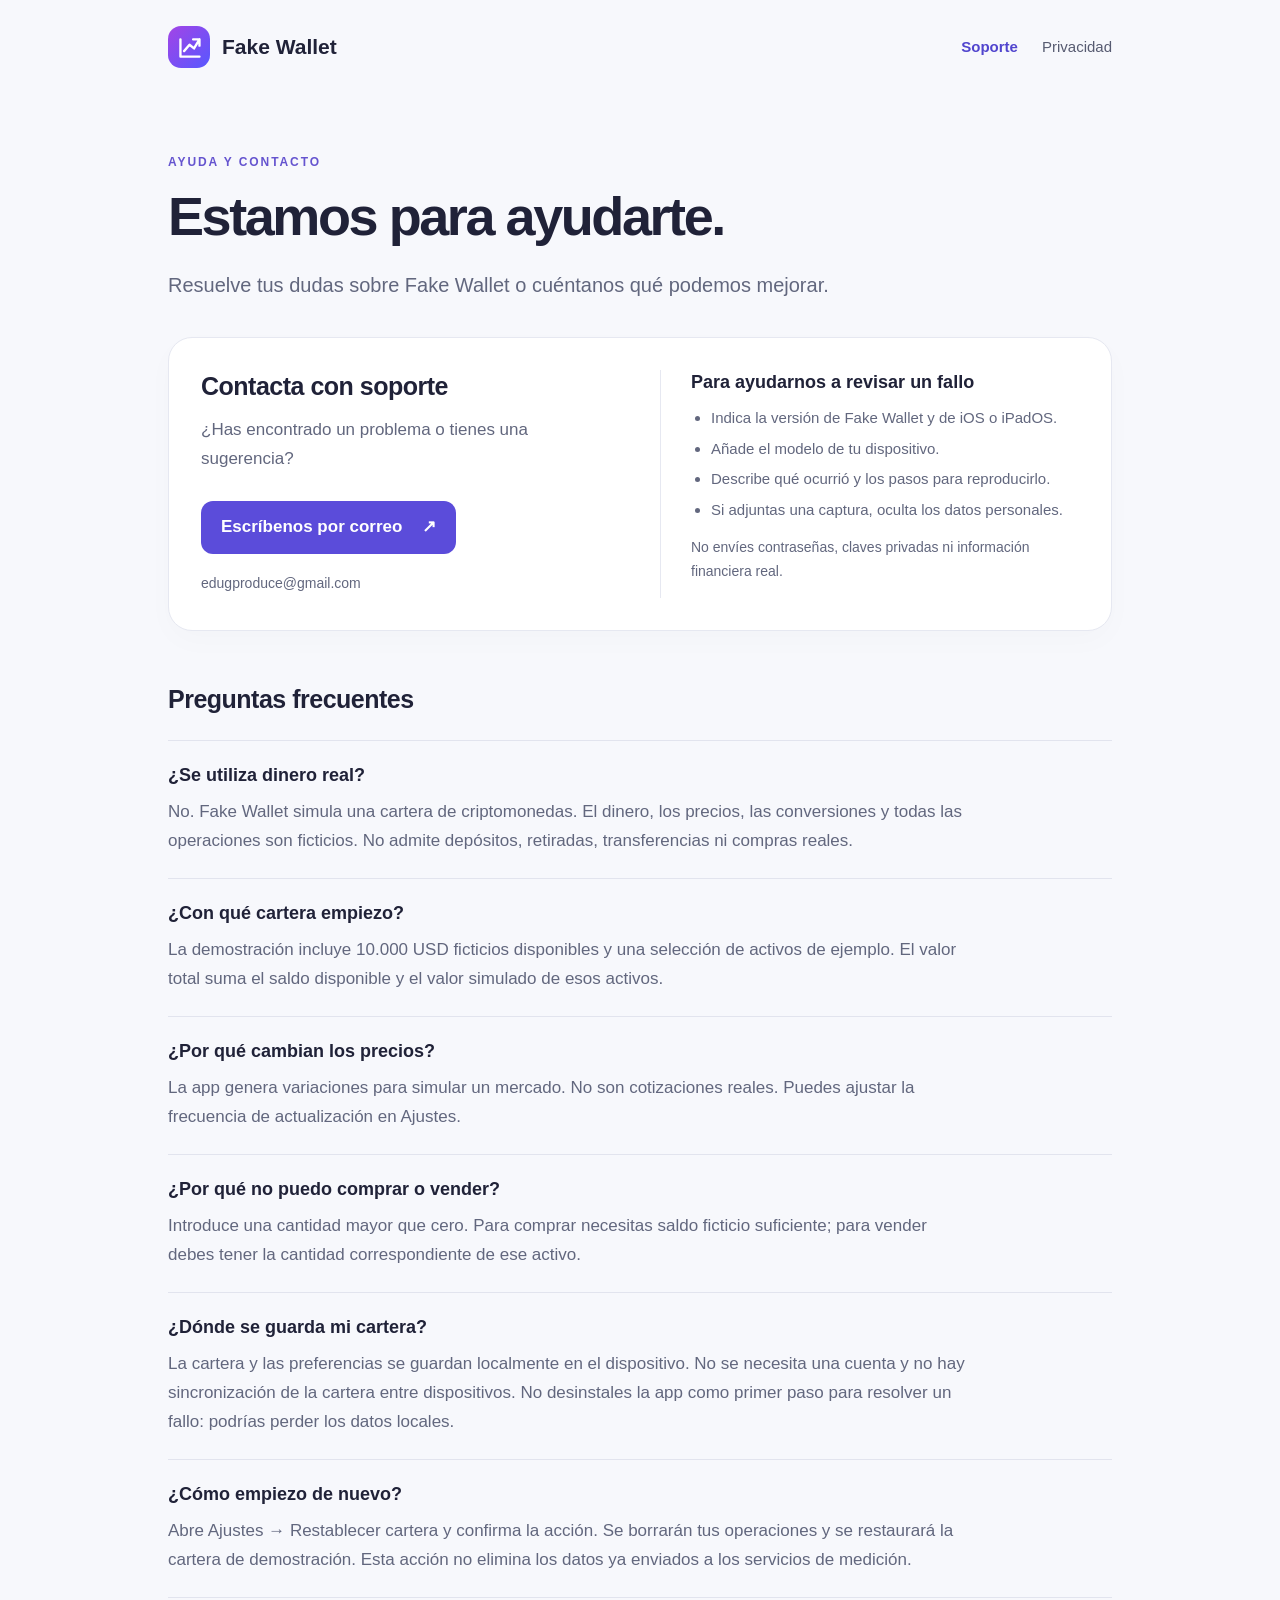
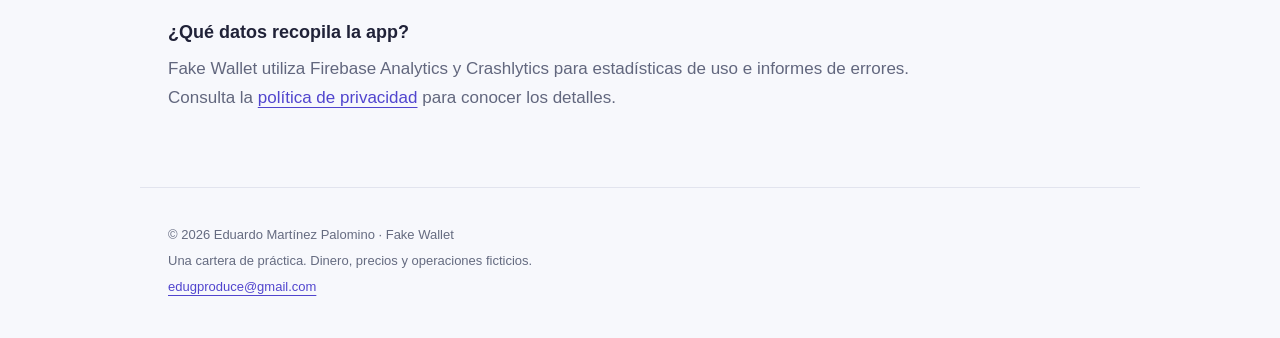
<file: index.html>
<!doctype html>
<html lang="es">
<head>
<meta charset="utf-8"><meta name="viewport" content="width=device-width, initial-scale=1">
<meta name="description" content="Ayuda y contacto de Fake Wallet, el simulador de cartera de criptomonedas. Preguntas frecuentes y soporte por correo.">
<meta name="color-scheme" content="light dark">
<title>Soporte · Fake Wallet</title>
<link rel="stylesheet" href="./style.css"><link rel="icon" href="./favicon.svg" type="image/svg+xml">
</head>
<body>
<a class="skip" href="#contenido">Saltar al contenido</a>
<header class="header"><a class="brand" href="./"><span class="icon"><svg viewBox="0 0 32 32" fill="none" aria-hidden="true"><path d="M6 7v19h21M10 20l6-7 5 4 6-10m-7 0h7v7" stroke="currentColor" stroke-width="2.6" stroke-linecap="round" stroke-linejoin="round"/></svg></span>Fake Wallet</a>
<nav aria-label="Principal"><a href="./" aria-current="page">Soporte</a><a href="./privacidad/" >Privacidad</a></nav></header>
<main id="contenido"><section class="hero"><p class="eyebrow">AYUDA Y CONTACTO</p><h1>Estamos para ayudarte.</h1><p class="lead">Resuelve tus dudas sobre Fake Wallet o cuéntanos qué podemos mejorar.</p></section>
<section class="contact" aria-labelledby="contacto"><div><h2 id="contacto">Contacta con soporte</h2><p>¿Has encontrado un problema o tienes una sugerencia?</p><a class="button" href="mailto:edugproduce@gmail.com">Escríbenos por correo <span aria-hidden="true">↗</span></a><p class="email">edugproduce@gmail.com</p></div><div class="contact-detail"><h3>Para ayudarnos a revisar un fallo</h3><ul><li>Indica la versión de Fake Wallet y de iOS o iPadOS.</li><li>Añade el modelo de tu dispositivo.</li><li>Describe qué ocurrió y los pasos para reproducirlo.</li><li>Si adjuntas una captura, oculta los datos personales.</li></ul><p>No envíes contraseñas, claves privadas ni información financiera real.</p></div></section>
<section class="faq" aria-labelledby="preguntas"><h2 id="preguntas">Preguntas frecuentes</h2>
<article><h3>¿Se utiliza dinero real?</h3><p>No. Fake Wallet simula una cartera de criptomonedas. El dinero, los precios, las conversiones y todas las operaciones son ficticios. No admite depósitos, retiradas, transferencias ni compras reales.</p></article>
<article><h3>¿Con qué cartera empiezo?</h3><p>La demostración incluye 10.000 USD ficticios disponibles y una selección de activos de ejemplo. El valor total suma el saldo disponible y el valor simulado de esos activos.</p></article>
<article><h3>¿Por qué cambian los precios?</h3><p>La app genera variaciones para simular un mercado. No son cotizaciones reales. Puedes ajustar la frecuencia de actualización en Ajustes.</p></article>
<article><h3>¿Por qué no puedo comprar o vender?</h3><p>Introduce una cantidad mayor que cero. Para comprar necesitas saldo ficticio suficiente; para vender debes tener la cantidad correspondiente de ese activo.</p></article>
<article><h3>¿Dónde se guarda mi cartera?</h3><p>La cartera y las preferencias se guardan localmente en el dispositivo. No se necesita una cuenta y no hay sincronización de la cartera entre dispositivos. No desinstales la app como primer paso para resolver un fallo: podrías perder los datos locales.</p></article>
<article><h3>¿Cómo empiezo de nuevo?</h3><p>Abre Ajustes → Restablecer cartera y confirma la acción. Se borrarán tus operaciones y se restaurará la cartera de demostración. Esta acción no elimina los datos ya enviados a los servicios de medición.</p></article>
<article><h3>¿Qué datos recopila la app?</h3><p>Fake Wallet utiliza Firebase Analytics y Crashlytics para estadísticas de uso e informes de errores. Consulta la <a href="./privacidad/">política de privacidad</a> para conocer los detalles.</p></article></section></main>
<footer><p>© 2026 Eduardo Martínez Palomino · Fake Wallet</p><p>Una cartera de práctica. Dinero, precios y operaciones ficticios.</p><a href="mailto:edugproduce@gmail.com">edugproduce@gmail.com</a></footer>
</body></html>
</file>
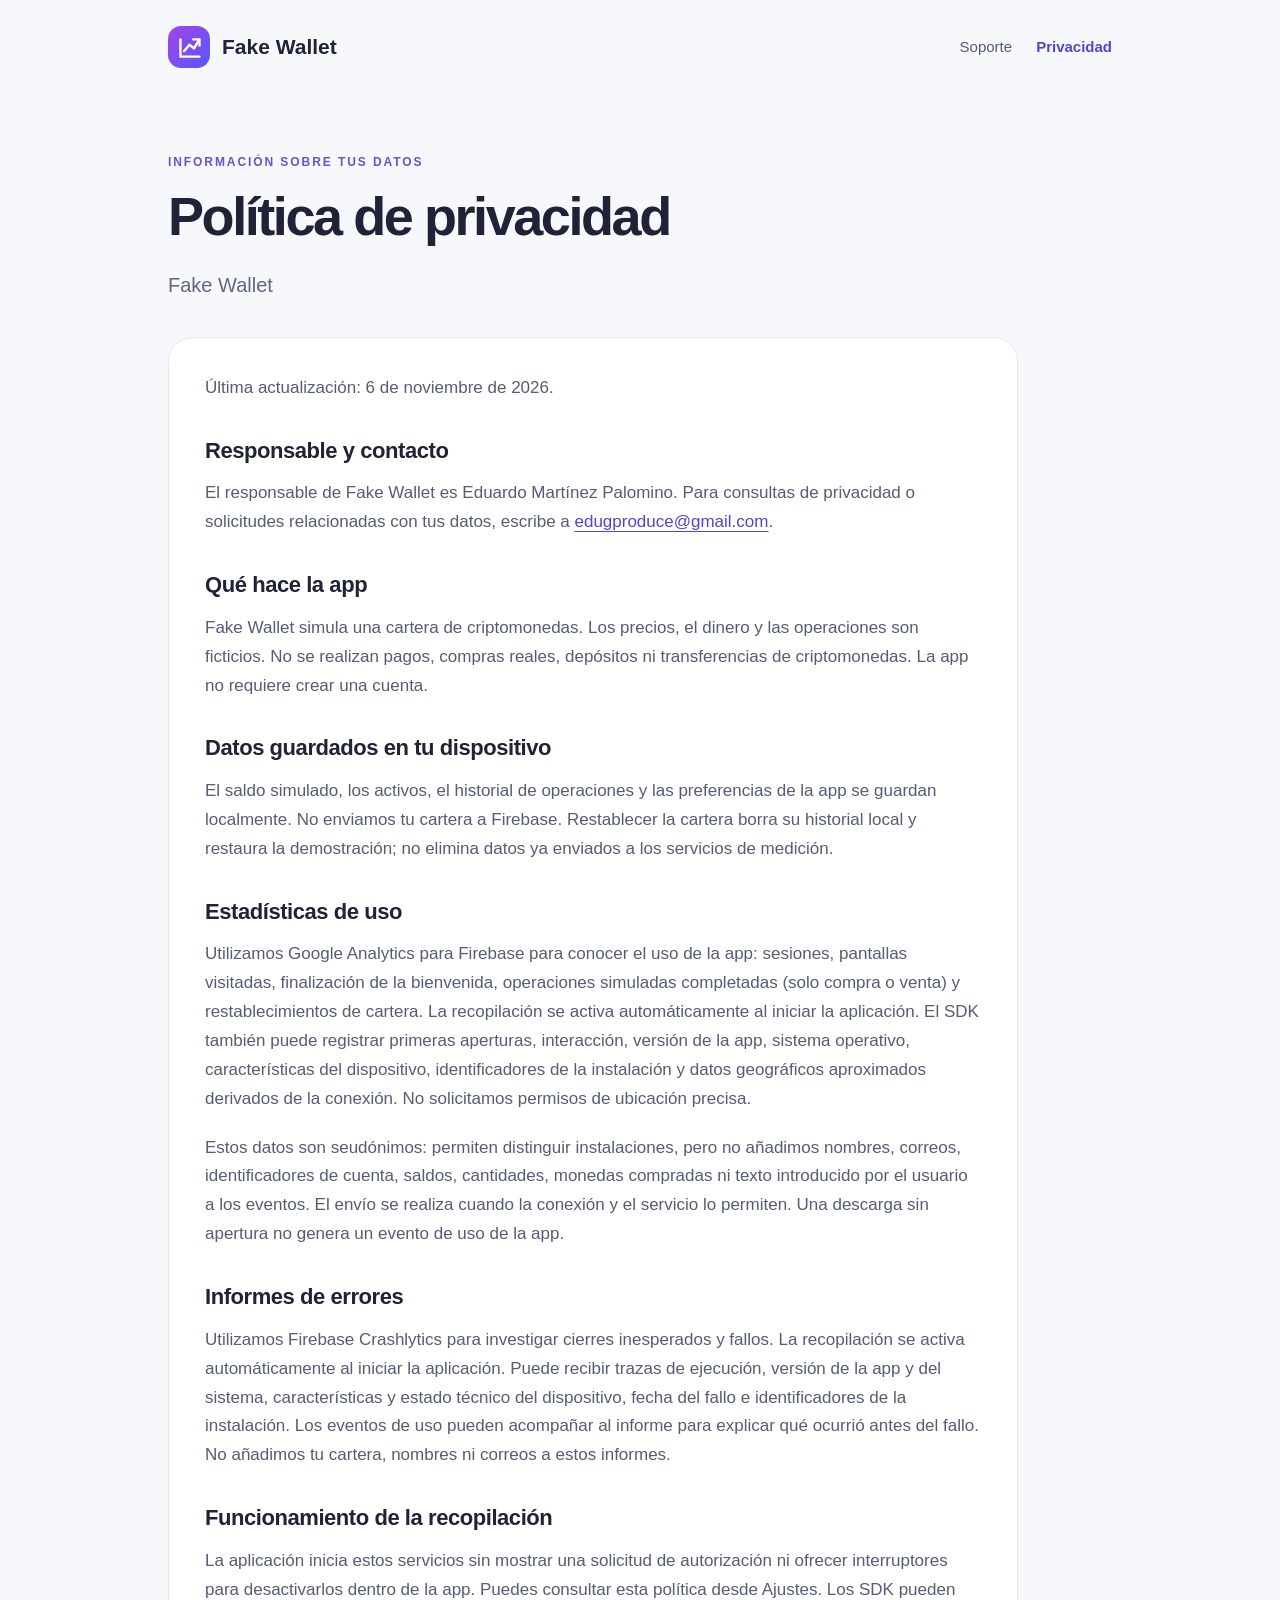
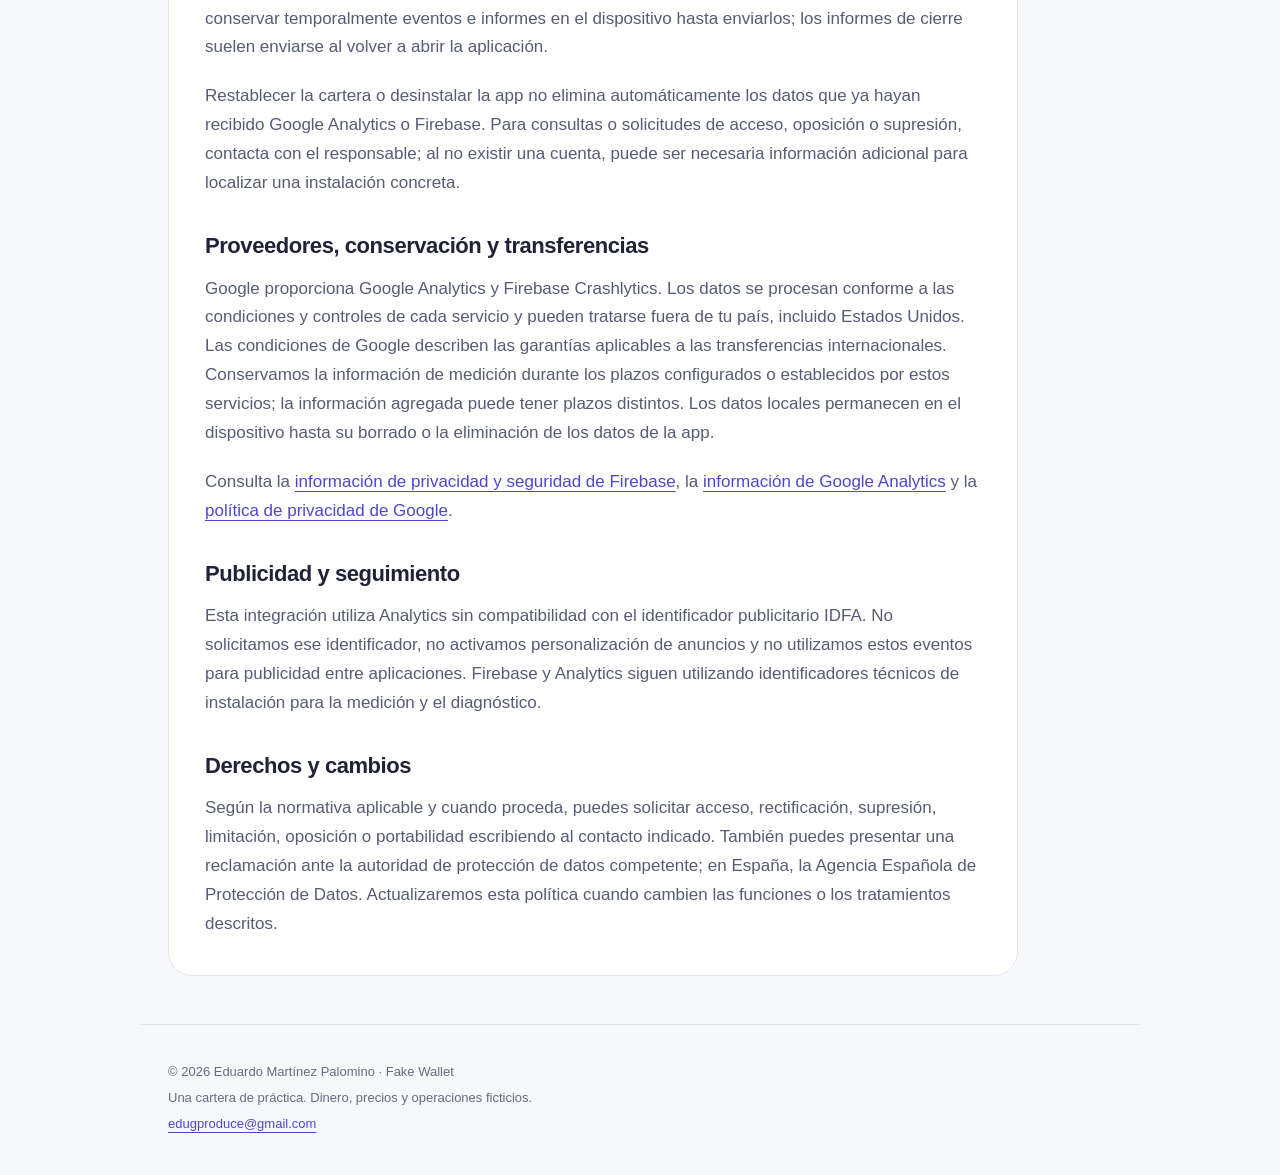
<file: privacidad/index.html>
<!doctype html>
<html lang="es">
<head>
<meta charset="utf-8"><meta name="viewport" content="width=device-width, initial-scale=1">
<meta name="description" content="Política de privacidad de Fake Wallet: datos locales, estadísticas de uso e informes de errores.">
<meta name="color-scheme" content="light dark">
<title>Política de privacidad · Fake Wallet</title>
<link rel="stylesheet" href="../style.css"><link rel="icon" href="../favicon.svg" type="image/svg+xml">
</head>
<body>
<a class="skip" href="#contenido">Saltar al contenido</a>
<header class="header"><a class="brand" href="../"><span class="icon"><svg viewBox="0 0 32 32" fill="none" aria-hidden="true"><path d="M6 7v19h21M10 20l6-7 5 4 6-10m-7 0h7v7" stroke="currentColor" stroke-width="2.6" stroke-linecap="round" stroke-linejoin="round"/></svg></span>Fake Wallet</a>
<nav aria-label="Principal"><a href="../" >Soporte</a><a href="./" aria-current="page">Privacidad</a></nav></header>
<main id="contenido"><section class="hero"><p class="eyebrow">INFORMACIÓN SOBRE TUS DATOS</p><h1>Política de privacidad</h1><p class="lead">Fake Wallet</p></section><article class="policy"><p>Última actualización: 6 de noviembre de 2026.</p><h2>Responsable y contacto</h2><p>El responsable de Fake Wallet es Eduardo Martínez Palomino. Para consultas de privacidad o solicitudes relacionadas con tus datos, escribe a <a href="mailto:edugproduce@gmail.com">edugproduce@gmail.com</a>.</p><h2>Qué hace la app</h2><p>Fake Wallet simula una cartera de criptomonedas. Los precios, el dinero y las operaciones son ficticios. No se realizan pagos, compras reales, depósitos ni transferencias de criptomonedas. La app no requiere crear una cuenta.</p><h2>Datos guardados en tu dispositivo</h2><p>El saldo simulado, los activos, el historial de operaciones y las preferencias de la app se guardan localmente. No enviamos tu cartera a Firebase. Restablecer la cartera borra su historial local y restaura la demostración; no elimina datos ya enviados a los servicios de medición.</p><h2>Estadísticas de uso</h2><p>Utilizamos Google Analytics para Firebase para conocer el uso de la app: sesiones, pantallas visitadas, finalización de la bienvenida, operaciones simuladas completadas (solo compra o venta) y restablecimientos de cartera. La recopilación se activa automáticamente al iniciar la aplicación. El SDK también puede registrar primeras aperturas, interacción, versión de la app, sistema operativo, características del dispositivo, identificadores de la instalación y datos geográficos aproximados derivados de la conexión. No solicitamos permisos de ubicación precisa.</p><p>Estos datos son seudónimos: permiten distinguir instalaciones, pero no añadimos nombres, correos, identificadores de cuenta, saldos, cantidades, monedas compradas ni texto introducido por el usuario a los eventos. El envío se realiza cuando la conexión y el servicio lo permiten. Una descarga sin apertura no genera un evento de uso de la app.</p><h2>Informes de errores</h2><p>Utilizamos Firebase Crashlytics para investigar cierres inesperados y fallos. La recopilación se activa automáticamente al iniciar la aplicación. Puede recibir trazas de ejecución, versión de la app y del sistema, características y estado técnico del dispositivo, fecha del fallo e identificadores de la instalación. Los eventos de uso pueden acompañar al informe para explicar qué ocurrió antes del fallo. No añadimos tu cartera, nombres ni correos a estos informes.</p><h2>Funcionamiento de la recopilación</h2><p>La aplicación inicia estos servicios sin mostrar una solicitud de autorización ni ofrecer interruptores para desactivarlos dentro de la app. Puedes consultar esta política desde Ajustes. Los SDK pueden conservar temporalmente eventos e informes en el dispositivo hasta enviarlos; los informes de cierre suelen enviarse al volver a abrir la aplicación.</p><p>Restablecer la cartera o desinstalar la app no elimina automáticamente los datos que ya hayan recibido Google Analytics o Firebase. Para consultas o solicitudes de acceso, oposición o supresión, contacta con el responsable; al no existir una cuenta, puede ser necesaria información adicional para localizar una instalación concreta.</p><h2>Proveedores, conservación y transferencias</h2><p>Google proporciona Google Analytics y Firebase Crashlytics. Los datos se procesan conforme a las condiciones y controles de cada servicio y pueden tratarse fuera de tu país, incluido Estados Unidos. Las condiciones de Google describen las garantías aplicables a las transferencias internacionales. Conservamos la información de medición durante los plazos configurados o establecidos por estos servicios; la información agregada puede tener plazos distintos. Los datos locales permanecen en el dispositivo hasta su borrado o la eliminación de los datos de la app.</p><p>Consulta la <a href="https://firebase.google.com/support/privacy">información de privacidad y seguridad de Firebase</a>, la <a href="https://support.google.com/analytics/answer/6004245">información de Google Analytics</a> y la <a href="https://policies.google.com/privacy">política de privacidad de Google</a>.</p><h2>Publicidad y seguimiento</h2><p>Esta integración utiliza Analytics sin compatibilidad con el identificador publicitario IDFA. No solicitamos ese identificador, no activamos personalización de anuncios y no utilizamos estos eventos para publicidad entre aplicaciones. Firebase y Analytics siguen utilizando identificadores técnicos de instalación para la medición y el diagnóstico.</p><h2>Derechos y cambios</h2><p>Según la normativa aplicable y cuando proceda, puedes solicitar acceso, rectificación, supresión, limitación, oposición o portabilidad escribiendo al contacto indicado. También puedes presentar una reclamación ante la autoridad de protección de datos competente; en España, la Agencia Española de Protección de Datos. Actualizaremos esta política cuando cambien las funciones o los tratamientos descritos.</p></article></main>
<footer><p>© 2026 Eduardo Martínez Palomino · Fake Wallet</p><p>Una cartera de práctica. Dinero, precios y operaciones ficticios.</p><a href="mailto:edugproduce@gmail.com">edugproduce@gmail.com</a></footer>
</body></html>
</file>
<file: style.css>
*{box-sizing:border-box}html{scroll-behavior:smooth}body{margin:0;background:#f7f8fc;color:#202238;font:17px/1.7 -apple-system,BlinkMacSystemFont,"Segoe UI",sans-serif}a{color:#5145ce;text-underline-offset:4px}a:hover{text-decoration-thickness:2px}a:focus-visible{outline:3px solid #988cff;outline-offset:5px;border-radius:3px}.header,main,footer{max-width:1000px;margin:auto;padding:0 28px}.header{display:flex;align-items:center;justify-content:space-between;gap:20px;padding-top:26px;padding-bottom:26px}.brand{display:flex;align-items:center;gap:12px;font-size:21px;font-weight:750;color:inherit;text-decoration:none}.icon{display:grid;place-items:center;width:42px;height:42px;border-radius:13px;background:linear-gradient(135deg,#a344e6,#5758ff);color:white}.icon svg{width:29px;height:29px}nav{display:flex;gap:24px}nav a{font-size:15px;color:#575b71;text-decoration:none}nav a[aria-current]{color:#5145ce;font-weight:700}.hero{padding:58px 0 36px;max-width:750px}.eyebrow{font-size:12px;letter-spacing:.16em;font-weight:750;color:#6554cf;margin:0 0 14px}h1{font-size:clamp(35px,6vw,54px);line-height:1.12;letter-spacing:-.045em;margin:0 0 22px}h2{font-size:25px;line-height:1.3;letter-spacing:-.02em;margin:0 0 14px}h3{font-size:18px;line-height:1.4;margin:0 0 10px}.lead{font-size:20px;color:#62677e;line-height:1.6;margin:0}.contact{display:grid;grid-template-columns:1fr 1fr;gap:40px;background:white;border:1px solid #e6e8f1;border-radius:24px;padding:32px;box-shadow:0 10px 30px #25204705}.contact p{margin-top:0;color:#62677e}.button{display:inline-flex;align-items:center;gap:20px;background:#5b4cda;color:white;padding:12px 20px;border-radius:12px;font-weight:650;text-decoration:none;margin:10px 0}.contact .email{font-size:14px;overflow-wrap:anywhere;margin:8px 0 0}.contact-detail{border-left:1px solid #e6e8f1;padding-left:30px;font-size:15px}.contact-detail ul{padding-left:20px;color:#62677e;margin:0 0 14px}.contact-detail li{margin-bottom:5px}.contact-detail p{font-size:14px}.faq{margin:52px 0}.faq>h2{margin-bottom:25px}.faq article{padding:22px 0;border-top:1px solid #e2e4ee}.faq article p{margin:0;color:#62677e;max-width:800px}.policy{background:white;border:1px solid #e6e8f1;border-radius:24px;padding:36px;max-width:850px}.policy h2{font-size:22px;margin-top:34px}.policy p{color:#565c73;margin:0 0 20px;overflow-wrap:anywhere}.policy p:last-child{margin-bottom:0}footer{font-size:13px;color:#656b80;padding-top:36px;padding-bottom:40px;margin-top:48px;border-top:1px solid #e2e4ee}footer p{margin:0 0 4px}.skip{position:absolute;top:-100px;left:12px;padding:10px;background:white;z-index:10}.skip:focus{top:10px}@media(max-width:640px){.header,main,footer{padding-left:20px;padding-right:20px}.header{gap:10px}.brand{font-size:18px;gap:8px}.icon{width:35px;height:35px}nav{gap:14px}nav a{font-size:14px}.hero{padding-top:36px}.contact{grid-template-columns:1fr;padding:24px;gap:24px}.contact-detail{border-left:0;border-top:1px solid #e6e8f1;padding:24px 0 0}.policy{padding:24px}.lead{font-size:18px}}@media(prefers-color-scheme:dark){body{background:#131522;color:#eff0fa}a,nav a[aria-current]{color:#b6aaff}nav a,.lead,.contact p,.contact-detail ul,.faq article p,.policy p,footer{color:#b9bfd3}.eyebrow{color:#b6aaff}.contact,.policy{background:#1c1f31;border-color:#34374d}.contact-detail,.faq article,footer{border-color:#34374d}.button{color:white}.skip{background:#1c1f31}}
</file>
